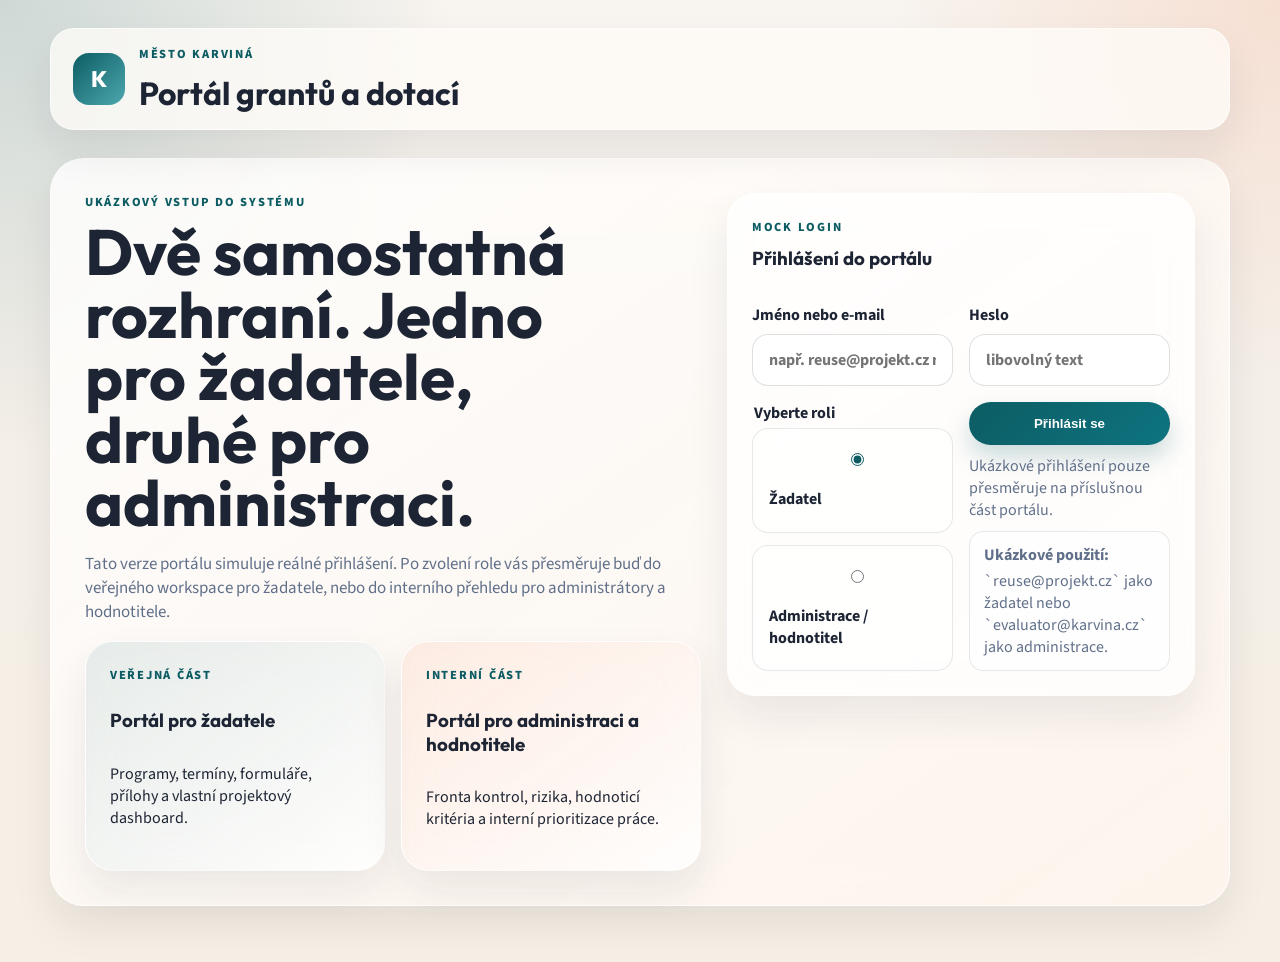
<file: index.html>
<!DOCTYPE html>
<html lang="cs">
  <head>
    <meta charset="UTF-8" />
    <meta name="viewport" content="width=device-width, initial-scale=1.0" />
    <title>Karviná granty a dotace | Přihlášení do portálu</title>
    <meta
      name="description"
      content="Ukázkové přihlášení do portálu grantů a dotací města Karviná pro žadatele i administraci."
    />
    <link rel="preconnect" href="https://fonts.googleapis.com" />
    <link rel="preconnect" href="https://fonts.gstatic.com" crossorigin />
    <link
      href="https://fonts.googleapis.com/css2?family=Outfit:wght@400;500;600;700;800&family=Source+Sans+3:wght@400;500;600;700&display=swap"
      rel="stylesheet"
    />
    <link rel="stylesheet" href="./styles.css" />
  </head>
  <body>
    <div class="page-shell">
      <header class="site-header">
        <div class="brand">
          <div class="brand-mark">K</div>
          <div>
            <p class="eyebrow">Město Karviná</p>
            <h1>Portál grantů a dotací</h1>
          </div>
        </div>
      </header>

      <main>
        <section class="hero hero-login">
          <div class="hero-copy">
            <p class="eyebrow">Ukázkový vstup do systému</p>
            <h2>Dvě samostatná rozhraní. Jedno pro žadatele, druhé pro administraci.</h2>
            <p class="hero-text">
              Tato verze portálu simuluje reálné přihlášení. Po zvolení role vás přesměruje
              buď do veřejného workspace pro žadatele, nebo do interního přehledu pro
              administrátory a hodnotitele.
            </p>
            <div class="role-grid">
              <article class="card role-card role-card-applicant">
                <p class="eyebrow">Veřejná část</p>
                <h3>Portál pro žadatele</h3>
                <p>Programy, termíny, formuláře, přílohy a vlastní projektový dashboard.</p>
              </article>
              <article class="card role-card role-card-admin">
                <p class="eyebrow">Interní část</p>
                <h3>Portál pro administraci a hodnotitele</h3>
                <p>Fronta kontrol, rizika, hodnoticí kritéria a interní prioritizace práce.</p>
              </article>
            </div>
          </div>

          <aside class="card login-card">
            <div class="card-head">
              <div>
                <p class="eyebrow">Mock login</p>
                <h3>Přihlášení do portálu</h3>
              </div>
            </div>
            <form id="login-form" class="form-grid single-column">
              <label>
                Jméno nebo e-mail
                <input
                  type="text"
                  name="username"
                  placeholder="např. reuse@projekt.cz nebo evaluator@karvina.cz"
                  required
                />
              </label>
              <label>
                Heslo
                <input type="password" name="password" placeholder="libovolný text" required />
              </label>
              <fieldset class="role-fieldset">
                <legend>Vyberte roli</legend>
                <label class="radio-card">
                  <input type="radio" name="role" value="applicant" checked />
                  <span>Žadatel</span>
                </label>
                <label class="radio-card">
                  <input type="radio" name="role" value="admin" />
                  <span>Administrace / hodnotitel</span>
                </label>
              </fieldset>
              <div class="login-actions">
                <button class="button button-primary" type="submit">Přihlásit se</button>
                <p id="login-feedback">Ukázkové přihlášení pouze přesměruje na příslušnou část portálu.</p>
                <div class="login-hint">
                  <strong>Ukázkové použití:</strong>
                  <span>`reuse@projekt.cz` jako žadatel nebo `evaluator@karvina.cz` jako administrace.</span>
                </div>
              </div>
            </form>
          </aside>
        </section>
      </main>
    </div>

    <script src="./auth.js"></script>
    <script src="./landing.js"></script>
  </body>
</html>
</file>
<file: styles.css>
:root {
  --bg: #f4efe8;
  --bg-deep: #efe2d2;
  --surface: rgba(255, 255, 255, 0.72);
  --surface-strong: #fffdf9;
  --text: #1d2433;
  --muted: #61708a;
  --line: rgba(29, 36, 51, 0.1);
  --brand: #0d5c63;
  --brand-strong: #09434a;
  --accent: #ef8354;
  --accent-soft: #fff1e8;
  --success: #2d936c;
  --warning: #c97a2b;
  --danger: #b44335;
  --shadow: 0 20px 40px rgba(28, 31, 38, 0.08);
  --radius-lg: 28px;
  --radius-md: 18px;
  --radius-sm: 12px;
}

* {
  box-sizing: border-box;
}

html {
  scroll-behavior: smooth;
}

body {
  margin: 0;
  font-family: "Source Sans 3", sans-serif;
  color: var(--text);
  background:
    radial-gradient(circle at top left, rgba(13, 92, 99, 0.18), transparent 28%),
    radial-gradient(circle at top right, rgba(239, 131, 84, 0.18), transparent 24%),
    linear-gradient(180deg, #f8f4ef 0%, var(--bg) 42%, #f6efe5 100%);
}

body::before {
  content: "";
  position: fixed;
  inset: 0;
  pointer-events: none;
  background-image:
    linear-gradient(rgba(255, 255, 255, 0.14) 1px, transparent 1px),
    linear-gradient(90deg, rgba(255, 255, 255, 0.14) 1px, transparent 1px);
  background-size: 44px 44px;
  mask-image: linear-gradient(180deg, rgba(0, 0, 0, 0.25), transparent 90%);
}

.page-shell {
  width: min(1180px, calc(100vw - 32px));
  margin: 0 auto;
  padding: 28px 0 56px;
}

.site-header,
.hero,
.card,
.table-card table,
.form-shell,
.admin-board,
.admin-filters {
  backdrop-filter: blur(18px);
}

.site-header {
  position: sticky;
  top: 16px;
  z-index: 10;
  display: flex;
  justify-content: space-between;
  align-items: center;
  gap: 20px;
  padding: 16px 22px;
  border: 1px solid rgba(255, 255, 255, 0.6);
  border-radius: 24px;
  background: rgba(255, 253, 249, 0.75);
  box-shadow: var(--shadow);
}

.session-bar {
  display: flex;
  flex-wrap: wrap;
  align-items: center;
  gap: 10px;
}

.session-user {
  font-weight: 700;
  color: var(--brand-strong);
}

.brand {
  display: flex;
  align-items: center;
  gap: 14px;
}

.brand-mark {
  width: 52px;
  height: 52px;
  display: grid;
  place-items: center;
  border-radius: 16px;
  background: linear-gradient(135deg, var(--brand), #4da8af);
  color: white;
  font-family: "Outfit", sans-serif;
  font-size: 1.4rem;
  font-weight: 800;
}

.brand h1,
.section-heading h2,
.hero h2,
.card h3 {
  margin: 0;
  font-family: "Outfit", sans-serif;
}

.site-nav {
  display: flex;
  flex-wrap: wrap;
  gap: 16px;
}

.site-nav a {
  color: var(--text);
  text-decoration: none;
  font-weight: 600;
}

.site-nav a:hover {
  color: var(--brand);
}

.hero {
  display: grid;
  grid-template-columns: 1.25fr 0.95fr;
  gap: 26px;
  margin-top: 28px;
  padding: 34px;
  border: 1px solid rgba(255, 255, 255, 0.65);
  border-radius: 34px;
  background: linear-gradient(145deg, rgba(255, 255, 255, 0.82), rgba(255, 246, 238, 0.8));
  box-shadow: var(--shadow);
}

.hero-login {
  align-items: start;
}

.hero-program .hero-copy h2 {
  max-width: 14ch;
}

.hero-copy h2 {
  font-size: clamp(2.4rem, 5vw, 4.4rem);
  line-height: 0.98;
  max-width: 12ch;
}

.hero-text,
.section-heading p,
.panel-list,
#form-feedback {
  color: var(--muted);
  font-size: 1.06rem;
}

.hero-actions {
  display: flex;
  flex-wrap: wrap;
  gap: 12px;
  margin-top: 28px;
}

.button {
  display: inline-flex;
  align-items: center;
  justify-content: center;
  border-radius: 999px;
  padding: 13px 18px;
  border: 1px solid transparent;
  font-weight: 700;
  cursor: pointer;
  text-decoration: none;
  transition: transform 180ms ease, box-shadow 180ms ease, background 180ms ease;
}

.button:hover {
  transform: translateY(-1px);
}

.button-primary {
  color: white;
  background: linear-gradient(135deg, var(--brand), #0d7480);
  box-shadow: 0 12px 24px rgba(13, 92, 99, 0.22);
}

.button-secondary,
.button-ghost {
  color: var(--brand-strong);
  background: rgba(255, 255, 255, 0.72);
  border-color: rgba(13, 92, 99, 0.14);
}

.login-card {
  display: grid;
  gap: 18px;
}

.single-column {
  grid-template-columns: 1fr;
}

.role-fieldset {
  display: grid;
  gap: 12px;
  margin: 0;
  padding: 0;
  border: 0;
}

.role-fieldset legend {
  margin-bottom: 4px;
  font-weight: 700;
}

.radio-card {
  display: flex;
  align-items: center;
  gap: 10px;
  padding: 14px 16px;
  border-radius: 16px;
  border: 1px solid var(--line);
  background: rgba(255, 255, 255, 0.8);
}

.radio-card input {
  accent-color: var(--brand);
}

.login-actions {
  display: grid;
  gap: 10px;
}

.login-actions p {
  margin: 0;
  color: var(--muted);
}

.login-hint {
  display: grid;
  gap: 4px;
  padding: 12px 14px;
  border-radius: 14px;
  background: rgba(255, 255, 255, 0.76);
  border: 1px solid var(--line);
  color: var(--muted);
}

.hero-panel {
  display: grid;
  gap: 18px;
}

.panel,
.card,
.table-card,
.form-shell {
  border: 1px solid rgba(255, 255, 255, 0.72);
  border-radius: var(--radius-lg);
  background: var(--surface);
  box-shadow: var(--shadow);
}

.panel,
.card {
  padding: 24px;
}

.pulse-card {
  position: relative;
  overflow: hidden;
}

.pulse-card::after {
  content: "";
  position: absolute;
  inset: -40%;
  background: linear-gradient(120deg, transparent, rgba(255, 255, 255, 0.32), transparent);
  transform: translateX(-100%);
  animation: sheen 8s linear infinite;
}

@keyframes sheen {
  0% {
    transform: translateX(-100%);
  }
  18%,
  100% {
    transform: translateX(100%);
  }
}

.panel-label,
.eyebrow {
  margin: 0 0 10px;
  text-transform: uppercase;
  letter-spacing: 0.14em;
  font-size: 0.78rem;
  color: var(--brand);
  font-weight: 800;
}

.panel-list {
  margin: 14px 0 0;
  padding-left: 18px;
}

.stats-grid,
.card-grid {
  display: grid;
  gap: 16px;
}

.stats-grid {
  grid-template-columns: repeat(2, minmax(0, 1fr));
}

.stat-card {
  padding: 18px;
  border-radius: var(--radius-md);
  background: var(--surface-strong);
  border: 1px solid var(--line);
}

.stat-card strong {
  display: block;
  font-size: 1.95rem;
  font-family: "Outfit", sans-serif;
}

.section {
  margin-top: 54px;
}

.section-heading {
  margin-bottom: 20px;
}

.card-grid {
  grid-template-columns: repeat(3, minmax(0, 1fr));
}

.source-grid {
  display: grid;
  grid-template-columns: repeat(2, minmax(0, 1fr));
  gap: 16px;
}

.role-grid,
.applicant-summary-grid,
.admin-summary-grid {
  display: grid;
  grid-template-columns: repeat(2, minmax(0, 1fr));
  gap: 16px;
}

.applicant-summary-grid,
.admin-summary-grid {
  grid-template-columns: repeat(3, minmax(0, 1fr));
}

.role-card {
  display: grid;
  gap: 14px;
}

.role-card-applicant {
  background: linear-gradient(145deg, rgba(13, 92, 99, 0.1), rgba(255, 255, 255, 0.82));
}

.role-card-admin {
  background: linear-gradient(145deg, rgba(239, 131, 84, 0.12), rgba(255, 255, 255, 0.82));
}

.summary-card {
  display: grid;
  gap: 10px;
}

.summary-card p:last-child {
  margin: 0;
  color: var(--muted);
}

.summary-card-admin {
  background: rgba(255, 250, 245, 0.88);
}

.ops-grid,
.queue-overview-grid {
  display: grid;
  grid-template-columns: repeat(3, minmax(0, 1fr));
  gap: 16px;
  margin-top: 18px;
}

.queue-overview-grid {
  grid-template-columns: repeat(4, minmax(0, 1fr));
}

.ops-card,
.queue-metric {
  padding: 18px 20px;
  border-radius: 20px;
  border: 1px solid var(--line);
  background: rgba(255, 255, 255, 0.84);
}

.queue-metric strong {
  display: block;
  margin-top: 10px;
  font-family: "Outfit", sans-serif;
  font-size: 1.9rem;
}

.queue-metric-check {
  background: rgba(201, 122, 43, 0.12);
}

.queue-metric-revision {
  background: rgba(180, 67, 53, 0.12);
}

.queue-metric-draft {
  background: rgba(130, 145, 168, 0.12);
}

.queue-metric-approved {
  background: rgba(45, 147, 108, 0.12);
}

.program-card {
  display: grid;
  gap: 14px;
}

.program-card-active {
  border-color: rgba(13, 92, 99, 0.3);
  background: rgba(255, 255, 255, 0.82);
}

.program-card .meta-row,
.application-meta {
  display: flex;
  flex-wrap: wrap;
  gap: 8px;
}

.pill,
.meta-pill,
.status-badge {
  display: inline-flex;
  align-items: center;
  gap: 8px;
  padding: 8px 12px;
  border-radius: 999px;
  font-size: 0.9rem;
  font-weight: 700;
}

.pill,
.meta-pill {
  background: var(--accent-soft);
  color: #8a4a17;
}

.status-badge {
  color: white;
}

.status-draft {
  background: #8291a8;
}

.status-check {
  background: var(--warning);
}

.status-approved {
  background: var(--success);
}

.status-revision {
  background: var(--danger);
}

.split-layout,
.admin-layout {
  display: grid;
  gap: 18px;
}

.split-layout {
  grid-template-columns: 1fr 1fr;
}

.detail-layout,
.project-detail-layout {
  margin-top: 18px;
}

.detail-card,
.project-summary {
  display: grid;
  gap: 18px;
}

.field-list {
  display: grid;
  gap: 12px;
}

.program-switcher {
  display: flex;
  flex-wrap: wrap;
  gap: 10px;
  margin-bottom: 18px;
}

.detail-meta,
.detail-links {
  display: flex;
  flex-wrap: wrap;
  gap: 10px;
}

.detail-grid {
  display: grid;
  grid-template-columns: repeat(2, minmax(0, 1fr));
  gap: 12px;
}

.detail-item {
  display: grid;
  gap: 6px;
  padding: 14px 16px;
  border-radius: var(--radius-md);
  background: rgba(255, 255, 255, 0.76);
  border: 1px solid var(--line);
}

.detail-item strong {
  font-size: 0.92rem;
}

.detail-item-wide {
  grid-column: 1 / -1;
}

.detail-summary {
  margin: 0;
  color: var(--muted);
  font-size: 1.05rem;
}

.timeline-step {
  position: relative;
  padding: 0 0 24px 28px;
}

.timeline-step:last-child {
  padding-bottom: 0;
}

.timeline-step::before {
  content: "";
  position: absolute;
  left: 0;
  top: 6px;
  width: 14px;
  height: 14px;
  border-radius: 50%;
  background: var(--accent);
  box-shadow: 0 0 0 8px rgba(239, 131, 84, 0.16);
}

.timeline-step::after {
  content: "";
  position: absolute;
  left: 6px;
  top: 26px;
  width: 2px;
  height: calc(100% - 18px);
  background: rgba(13, 92, 99, 0.2);
}

.timeline-step:last-child::after {
  display: none;
}

.card-head {
  display: flex;
  justify-content: space-between;
  align-items: center;
  gap: 16px;
  margin-bottom: 16px;
}

.checklist {
  display: grid;
  gap: 12px;
}

.check-item {
  display: flex;
  align-items: flex-start;
  gap: 12px;
  padding: 14px 16px;
  border-radius: var(--radius-md);
  background: rgba(255, 255, 255, 0.72);
  border: 1px solid var(--line);
}

.check-item input {
  margin-top: 4px;
  accent-color: var(--brand);
}

.check-item.done {
  border-color: rgba(45, 147, 108, 0.28);
  background: rgba(45, 147, 108, 0.08);
}

.accent-section {
  padding: 28px;
  border-radius: 34px;
  background: linear-gradient(135deg, rgba(13, 92, 99, 0.08), rgba(239, 131, 84, 0.1));
}

.form-shell {
  padding: 22px;
}

.form-grid {
  display: grid;
  grid-template-columns: repeat(2, minmax(0, 1fr));
  gap: 16px;
}

.form-grid label {
  display: grid;
  gap: 8px;
  font-weight: 700;
}

.form-grid input,
.form-grid select,
.form-grid textarea {
  width: 100%;
  border: 1px solid rgba(29, 36, 51, 0.14);
  border-radius: 16px;
  padding: 14px 16px;
  font: inherit;
  color: var(--text);
  background: rgba(255, 255, 255, 0.86);
}

.form-grid input:focus,
.form-grid select:focus,
.form-grid textarea:focus {
  outline: 2px solid rgba(13, 92, 99, 0.2);
  border-color: var(--brand);
}

.full-width {
  grid-column: 1 / -1;
}

.form-footer {
  display: flex;
  justify-content: space-between;
  align-items: center;
  gap: 16px;
  margin-top: 18px;
}

.table-card {
  overflow: hidden;
}

.project-layout {
  display: grid;
  grid-template-columns: 1.1fr 0.9fr;
  gap: 18px;
}

table {
  width: 100%;
  border-collapse: collapse;
}

th,
td {
  padding: 16px 18px;
  border-bottom: 1px solid var(--line);
  text-align: left;
}

thead {
  background: rgba(13, 92, 99, 0.08);
}

tbody tr:hover {
  background: rgba(255, 255, 255, 0.52);
}

.admin-layout {
  grid-template-columns: 280px 1fr;
  align-items: start;
}

.filter-list,
.board-list {
  display: grid;
  gap: 12px;
}

.filter-button {
  width: 100%;
  justify-content: space-between;
  background: rgba(255, 255, 255, 0.8);
  border: 1px solid var(--line);
  color: var(--text);
}

.filter-button.active {
  background: rgba(13, 92, 99, 0.12);
  border-color: rgba(13, 92, 99, 0.26);
  color: var(--brand-strong);
}

.board-card {
  padding: 18px;
  border-radius: 22px;
  background: rgba(255, 255, 255, 0.84);
  border: 1px solid var(--line);
}

.board-card-selectable {
  cursor: pointer;
  transition: transform 160ms ease, border-color 160ms ease, box-shadow 160ms ease;
}

.board-card-selectable:hover {
  transform: translateY(-1px);
  border-color: rgba(13, 92, 99, 0.24);
}

.board-card-active {
  border-color: rgba(13, 92, 99, 0.34);
  box-shadow: 0 12px 24px rgba(13, 92, 99, 0.08);
}

.board-card h4 {
  margin: 0 0 10px;
  font-family: "Outfit", sans-serif;
  font-size: 1.15rem;
}

.board-card p {
  margin: 0;
  color: var(--muted);
}

.attachments-list {
  display: grid;
  gap: 12px;
}

.criteria-list {
  display: grid;
  gap: 12px;
}

.criteria-card {
  padding: 16px 18px;
  border-radius: 18px;
  border: 1px solid var(--line);
  background: rgba(255, 255, 255, 0.8);
}

.criteria-card h4 {
  margin: 0 0 8px;
  font-family: "Outfit", sans-serif;
  font-size: 1rem;
}

.criteria-card p {
  margin: 0;
  color: var(--muted);
}

.attachment-card {
  padding: 18px;
  border-radius: 20px;
  border: 1px solid var(--line);
  background: rgba(255, 255, 255, 0.82);
}

.attachment-card h4 {
  margin: 0 0 8px;
  font-family: "Outfit", sans-serif;
  font-size: 1.05rem;
}

.attachment-card p {
  margin: 0;
  color: var(--muted);
}

.detail-block {
  display: grid;
  gap: 8px;
}

.detail-block h4 {
  margin: 0;
  font-family: "Outfit", sans-serif;
  font-size: 1rem;
}

.detail-block p {
  margin: 0;
  color: var(--muted);
}

.board-footer {
  display: flex;
  justify-content: space-between;
  align-items: center;
  gap: 16px;
  margin-top: 16px;
}

@media (max-width: 980px) {
  .hero,
  .split-layout,
  .project-layout,
  .admin-layout,
  .card-grid,
  .source-grid,
  .detail-grid,
  .role-grid,
  .applicant-summary-grid,
  .admin-summary-grid,
  .ops-grid,
  .queue-overview-grid {
    grid-template-columns: 1fr;
  }

  .form-grid {
    grid-template-columns: 1fr;
  }

  .site-header,
  .form-footer,
  .session-bar {
    flex-direction: column;
    align-items: flex-start;
  }
}

@media (max-width: 640px) {
  .page-shell {
    width: min(100vw - 20px, 1180px);
    padding-top: 16px;
  }

  .hero,
  .accent-section,
  .panel,
  .card,
  .form-shell {
    padding: 20px;
  }

  .hero-copy h2 {
    max-width: none;
  }

  .stats-grid {
    grid-template-columns: 1fr;
  }

  th,
  td {
    padding: 12px;
  }
}
</file>
